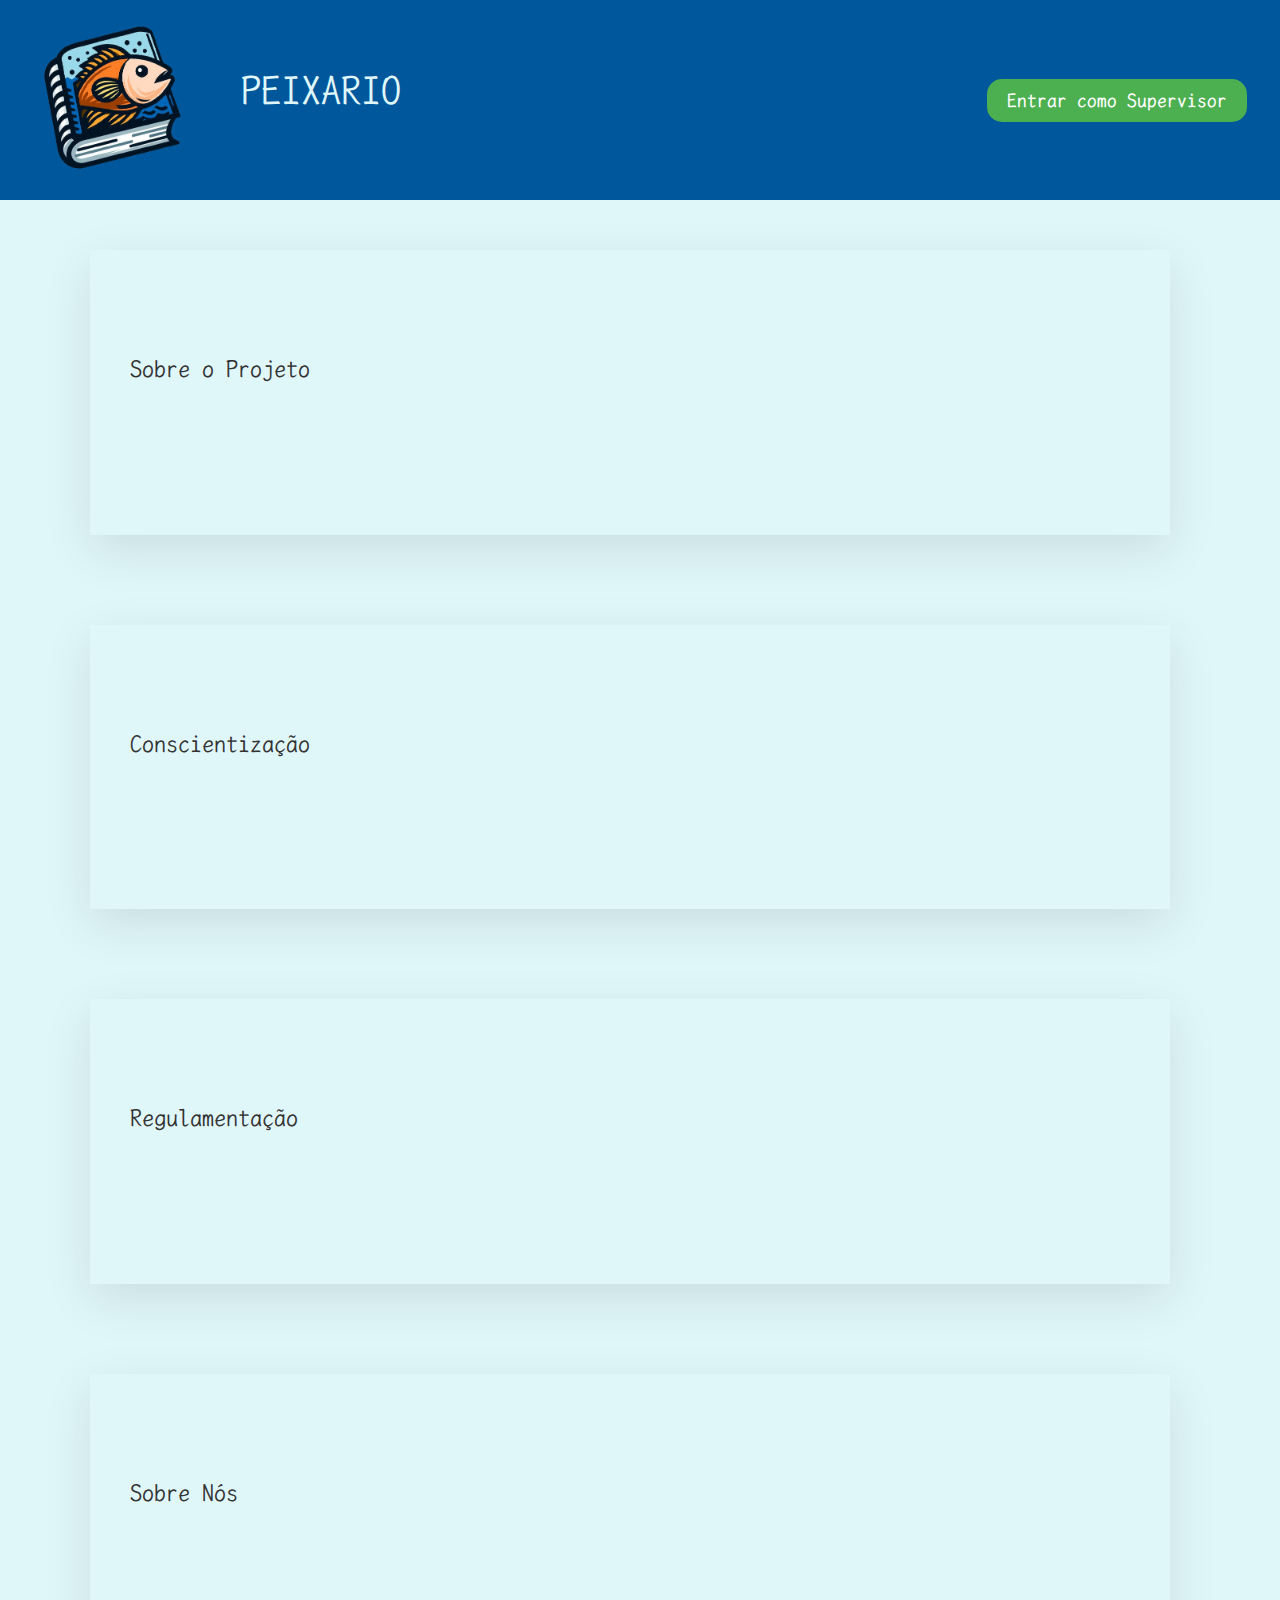
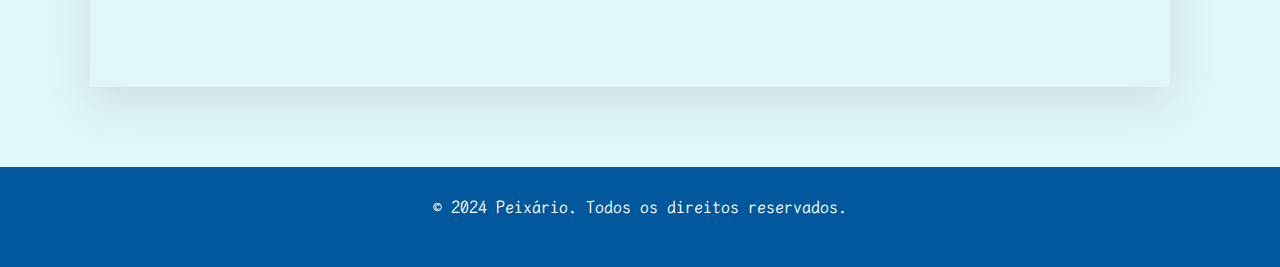
<file: index.html>
<!DOCTYPE html>
<html lang="pt-BR">
  <head>
    <meta charset="UTF-8" />
    <meta name="viewport" content="width=device-width, initial-scale=1.0" />
    <title>Peixário</title>
    <link rel="icon" href="/imgs/logo-peixario.png" type="image/png" />
    <link rel="stylesheet" href="css/style-index.css" />
    <link rel="stylesheet" href="/css/style.css" />
  </head>
  <body>
    <header>
      <div id="img">
        <a href="index.html"
          ><img src="imgs/logo-peixario.png" alt="Logo da página"
        /></a>
      </div>
      <h1>PEIXARIO</h1>
      <div class="espaco"></div>
      <a id="dev" href="/login.html">Entrar como Supervisor</a>
    </header>
    <main>
      <div class="container">
        <a href="/sobre-projeto.html" target="_blank">
          <div class="box">
            <h2>01</h2>
            <h3>Sobre o Projeto</h3>
            <p>
              O Peixário é um sistema destinado ao monitoramento das atividades
              de pesca com o intuito de proteger e controlar a biodiversidade
              marinha. O foco principal é garantir a sustentabilidade dos
              ecossistemas marinhos.
            </p>
          </div>
        </a>
        <a href="/conscientizacao.html" target="_blank">
          <div class="box">
            <h2>02</h2>
            <h3>Conscientização</h3>
            <p>
              Campanhas de conscientização pública sobre a importância da pesca
              responsável e os impactos da sobrepesca no ecossistema marinho.
              Plataforma de informações para educar pescadores sobre práticas de
              pesca sustentável.
            </p>
          </div>
        </a>
        <a id="dev" href="/regulamentacao.html" target="_blank">
          <div class="box">
            <h2>03</h2>
            <h3>Regulamentação</h3>
            <p>
              As regulamentações do sistema Peixário incluem cadastro e
              licenciamento obrigatório de embarcações, instalação de
              dispositivos de monitoramento, e submissão de relatórios de
              captura. Também preveem a publicação de dados.
            </p>
          </div>
        </a>
        <a id="dev" href="/equipe.html" target="_blank">
          <div class="box">
            <h2>04</h2>
            <h3>Sobre Nós</h3>
            <p>
              Nossa equipe é formada por especialistas apaixonados pela
              conservação marinha e pesca sustentável. Trabalhamos juntos para
              monitorar as atividades pesqueiras e proteger a biodiversidade
              marinha. Juntos, promovemos práticas responsáveis para garantir um
              futuro melhor para nossos oceanos.
            </p>
          </div>
        </a>
      </div>
    </main>
    <footer><p>© 2024 Peixário. Todos os direitos reservados.</p></footer>

    <script src="Java_Script.js" defer></script>
  </body>
</html>
</file>
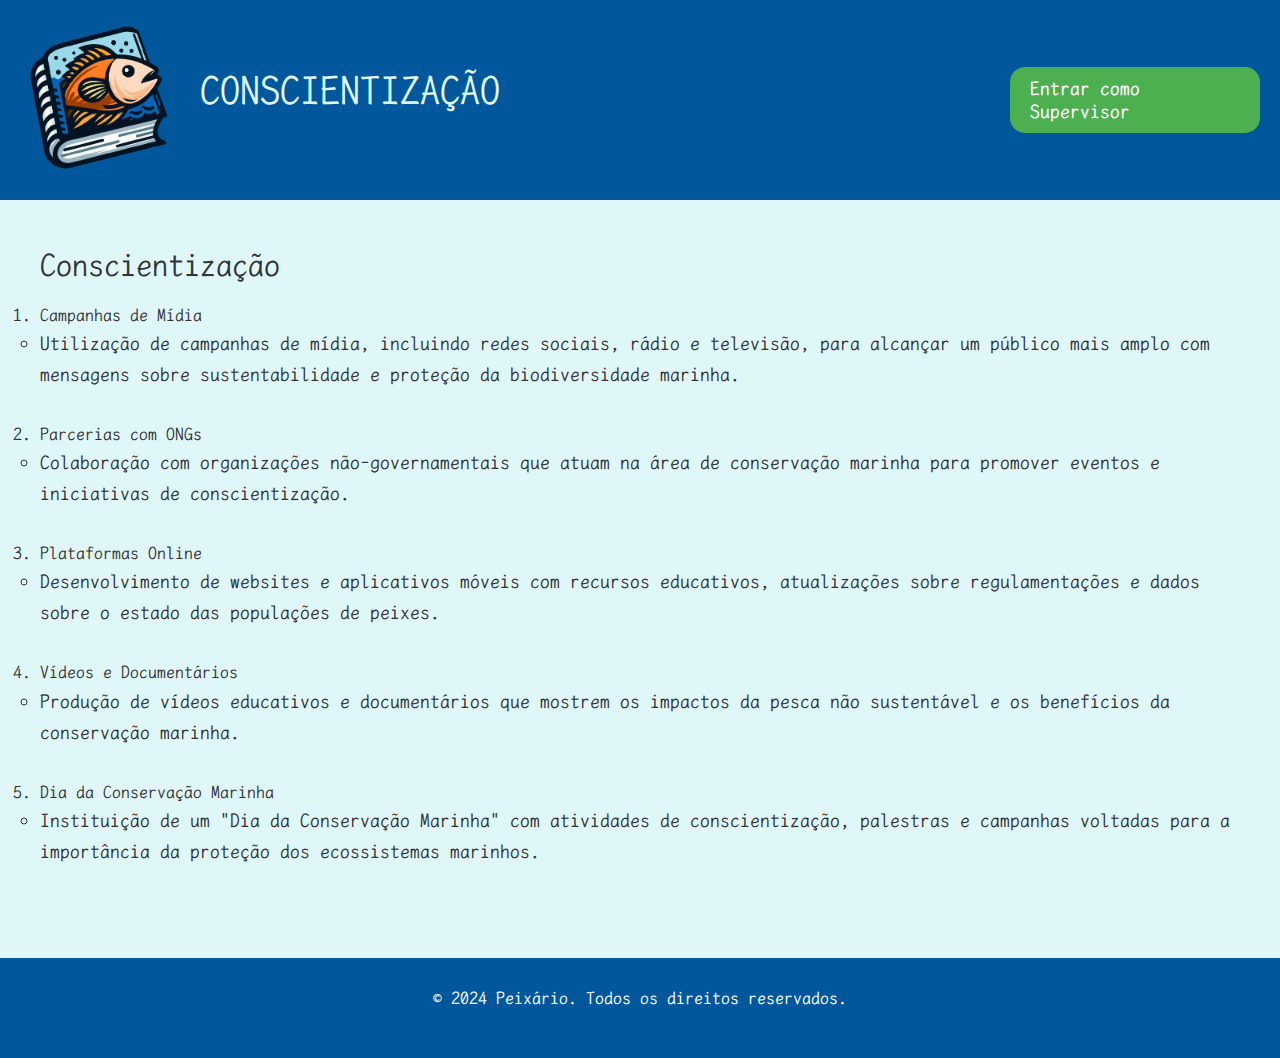
<file: conscientizacao.html>
<!DOCTYPE html>
<html lang="pt-BR">
  <head>
    <meta charset="UTF-8" />
    <meta name="viewport" content="width=device-width, initial-scale=1.0" />
    <title>Peixário - Conscientização</title>
    <link rel="icon" href="/imgs/logo-peixario.png" type="image/png" />
    <link rel="stylesheet" href="/css/style.css" />
    <link rel="stylesheet" href="/css/style-sobre-projeto.css" />
  </head>
  <body>
    <header>
      <div id="img">
        <a href="/index.html"
          ><img src="imgs/logo-peixario.png" alt="Logo da página"
        /></a>
      </div>
      <h1>CONSCIENTIZAÇÃO</h1>
      <div class="espaco"></div>
      <a id="dev" href="/login.html">Entrar como Supervisor</a>
    </header>
    <main>
      <div class="container">
        <h2>Conscientização</h2>
        <ol>
          <li>
            Campanhas de Mídia
            <ul>
              <li>
                Utilização de campanhas de mídia, incluindo redes sociais, rádio
                e televisão, para alcançar um público mais amplo com mensagens
                sobre sustentabilidade e proteção da biodiversidade marinha.
              </li>
            </ul>
          </li>
          <br />
          <li>
            Parcerias com ONGs
            <ul>
              <li>
                Colaboração com organizações não-governamentais que atuam na
                área de conservação marinha para promover eventos e iniciativas
                de conscientização.
              </li>
            </ul>
          </li>
          <br />
          <li>
            Plataformas Online
            <ul>
              <li>
                Desenvolvimento de websites e aplicativos móveis com recursos
                educativos, atualizações sobre regulamentações e dados sobre o
                estado das populações de peixes.
              </li>
            </ul>
          </li>
          <br />
          <li>
            Vídeos e Documentários
            <ul>
              <li>
                Produção de vídeos educativos e documentários que mostrem os
                impactos da pesca não sustentável e os benefícios da conservação
                marinha.
              </li>
            </ul>
          </li>
          <br />
          <li>
            Dia da Conservação Marinha
            <ul>
              <li>
                Instituição de um "Dia da Conservação Marinha" com atividades de
                conscientização, palestras e campanhas voltadas para a
                importância da proteção dos ecossistemas marinhos.
              </li>
            </ul>
          </li>
        </ol>
      </div>
    </main>
    <footer><p>© 2024 Peixário. Todos os direitos reservados.</p></footer>
    <script src="Java_Script.js" defer></script>
  </body>
</html>
</file>
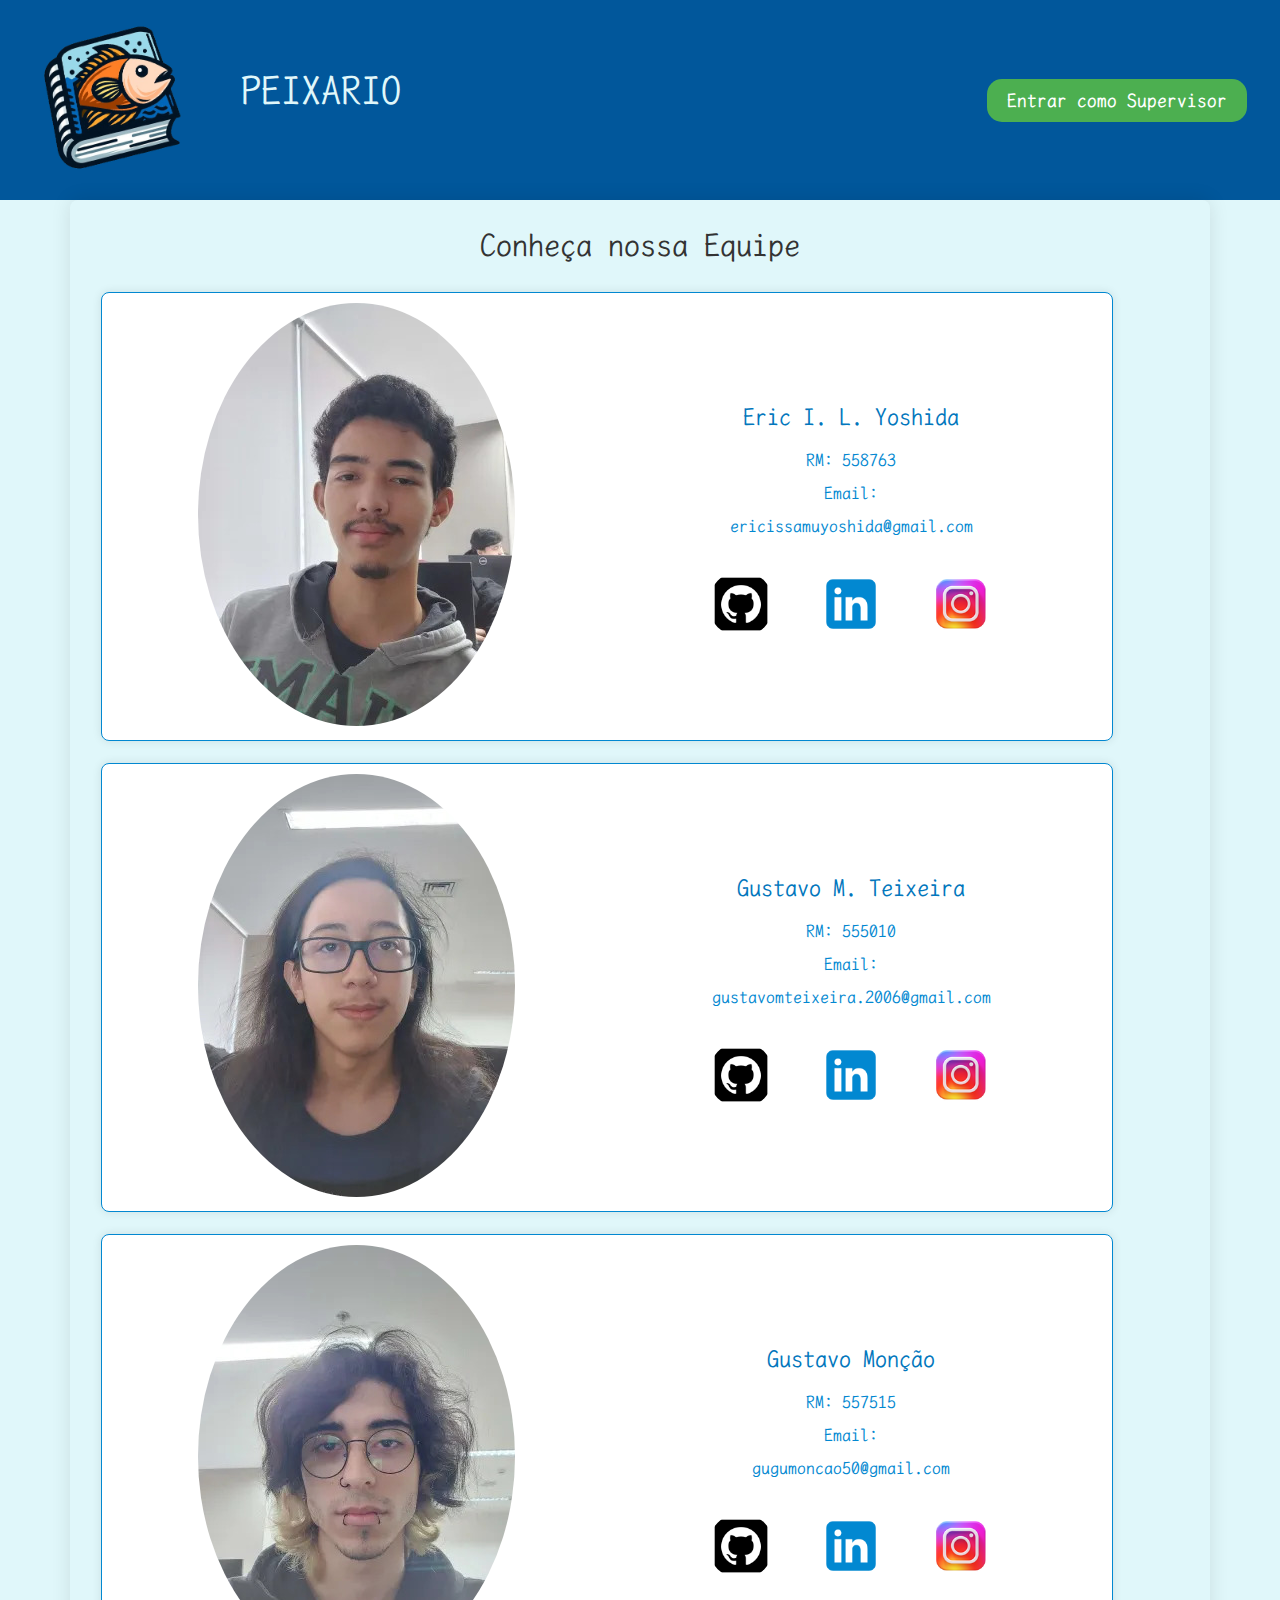
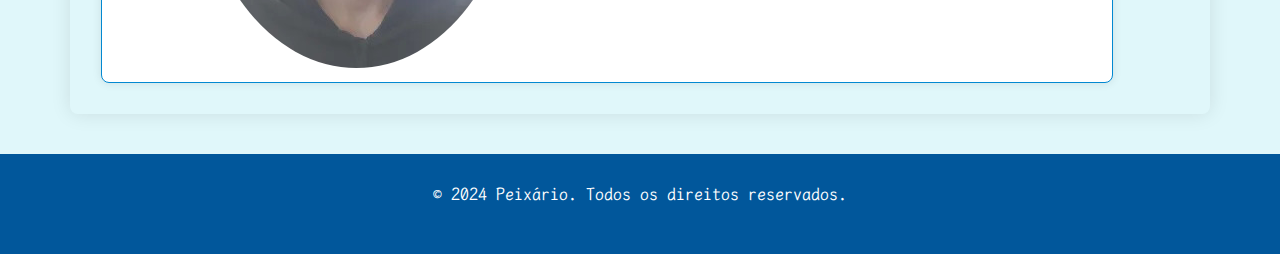
<file: equipe.html>
<!DOCTYPE html>
<html lang="pt-BR">
  <head>
    <meta charset="UTF-8" />
    <meta name="viewport" content="width=device-width, initial-scale=1.0" />
    <title>Peixário - Equipe</title>
    <link rel="icon" href="/imgs/logo-peixario.png" type="image/png" />
    <link rel="stylesheet" href="/css/equipe-style.css" />
    <link rel="stylesheet" href="/css/style.css" />
  </head>
  <body>
    <header>
      <div id="img">
        <a href="/index.html"
          ><img src="imgs/logo-peixario.png" alt="Logo da página"
        /></a>
      </div>
      <h1>PEIXARIO</h1>
      <div class="espaco"></div>
      <a id="dev" href="/login.html">Entrar como Supervisor</a>
    </header>
    <main>
      <div class="container">
        <h2>Conheça nossa Equipe</h2>
        <div class="membros">
          <div class="imagem">
            <img class="foto" src="/imgs/eric-yoshida.jpg" alt="Eric Yoshida" />
          </div>
          <div class="box">
            <div class="info">
              <h3>Eric I. L. Yoshida</h3>
              <p>RM: 558763</p>
              <p>Email:</p>
              <p>ericissamuyoshida@gmail.com</p>
            </div>
            <div class="social-links">
              <a
                class="github"
                href="https://github.com/Yoshida672"
                target="_blank"
                ><img src="/imgs/icon-github.png" alt="GitHub"
              /></a>
              <a
                href="https://www.linkedin.com/in/eric-issamu-356325274/"
                target="_blank"
                ><img src="/imgs/icon-linkedin.png" alt="Linkedin"
              /></a>
              <a
                href="https://www.instagram.com/issamoericyoshida/"
                target="_blank"
                ><img src="/imgs/icon-instagram.png" alt="Instagram"
              /></a>
            </div>
          </div>
        </div>
        <div class="membros">
          <div class="imagem">
            <img
              class="foto"
              src="imgs/gustavo-matias.jpg"
              alt="Gustavo Matias"
            />
          </div>
          <div class="box">
            <div class="info">
              <h3>Gustavo M. Teixeira</h3>
              <p>RM: 555010</p>
              <p>Email:</p>
              <p>gustavomteixeira.2006@gmail.com</p>
            </div>
            <div class="social-links">
              <a href="https://github.com/Gustavo295" target="_blank"
                ><img src="/imgs/icon-github.png" alt="GitHub"
              /></a>
              <a
                href="https://www.linkedin.com/in/gustavo-matias-teixeira-2b89a7266"
                target="_blank"
                ><img src="/imgs/icon-linkedin.png" alt="Linkedin"
              /></a>
              <a href="https://www.instagram.com/mino_bolota/" target="_blank"
                ><img src="/imgs/icon-instagram.png" alt="Instagram"
              /></a>
            </div>
          </div>
        </div>
        <div class="membros">
          <div class="imagem">
            <img
              class="foto"
              src="imgs/gustavo-moncao.jpg"
              alt="Gustavo Monção"
            />
          </div>
          <div class="box">
            <div class="info">
              <h3>Gustavo Monção</h3>
              <p>RM: 557515</p>
              <p>Email:</p>
              <p>gugumoncao50@gmail.com</p>
            </div>
            <div class="social-links">
              <a href="https://github.com/moncaogustavo" target="_blank"
                ><img src="/imgs/icon-github.png" alt="GitHub"
              /></a>
              <a
                href="https://www.linkedin.com/in/gustavo-mon%C3%A7%C3%A3o-574a38224/"
                target="_blank"
                ><img src="/imgs/icon-linkedin.png" alt="Linkedin"
              /></a>
              <a href="https://www.instagram.com/gmoncao_/" target="_blank"
                ><img src="/imgs/icon-instagram.png" alt=""
              /></a>
            </div>
          </div>
        </div>
      </div>
    </main>
    <footer><p>© 2024 Peixário. Todos os direitos reservados.</p></footer>
    <script src="Java_Script.js" defer></script>
  </body>
</html>
</file>
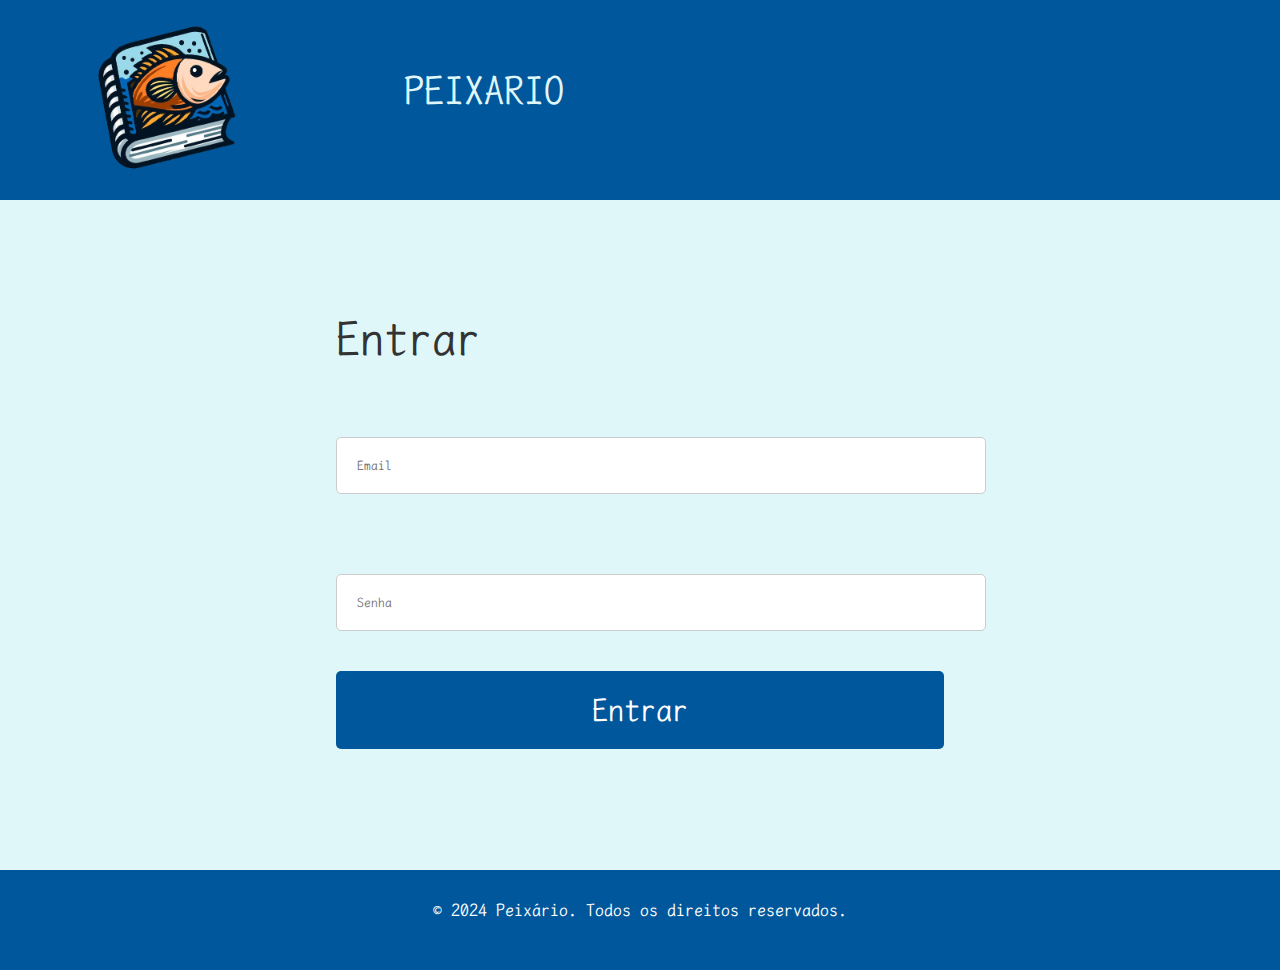
<file: login.html>
<!DOCTYPE html>
<html lang="en">
  <head>
    <meta charset="UTF-8" />
    <meta name="viewport" content="width=device-width, initial-scale=1.0" />
    <title>Registrar</title>
    <link rel="icon" href="/imgs/logo-peixario.png" type="image/png" />
    <link rel="stylesheet" href="/css/style.css" />
    <link rel="stylesheet" href="/css/formulario.css" />
  </head>
  <body>
    <header>
      <div id="img">
        <a href="index.html"
          ><img src="imgs/logo-peixario.png" alt="Logo da página"
        /></a>
      </div>
      <h1>PEIXARIO</h1>
      <div class="espaco"></div>
    </header>
    <main>
      
        <div class="entrar">
          <form action="#">
            <h1>Entrar</h1>
            <input type="email" placeholder="Email" required />
            <input type="password" placeholder="Senha" required />
            <button>Entrar</button>
          </form>
        </div>
      </div>
    </main>
    <footer><p>© 2024 Peixário. Todos os direitos reservados.</p></footer>
  </body>
</html>
</file>
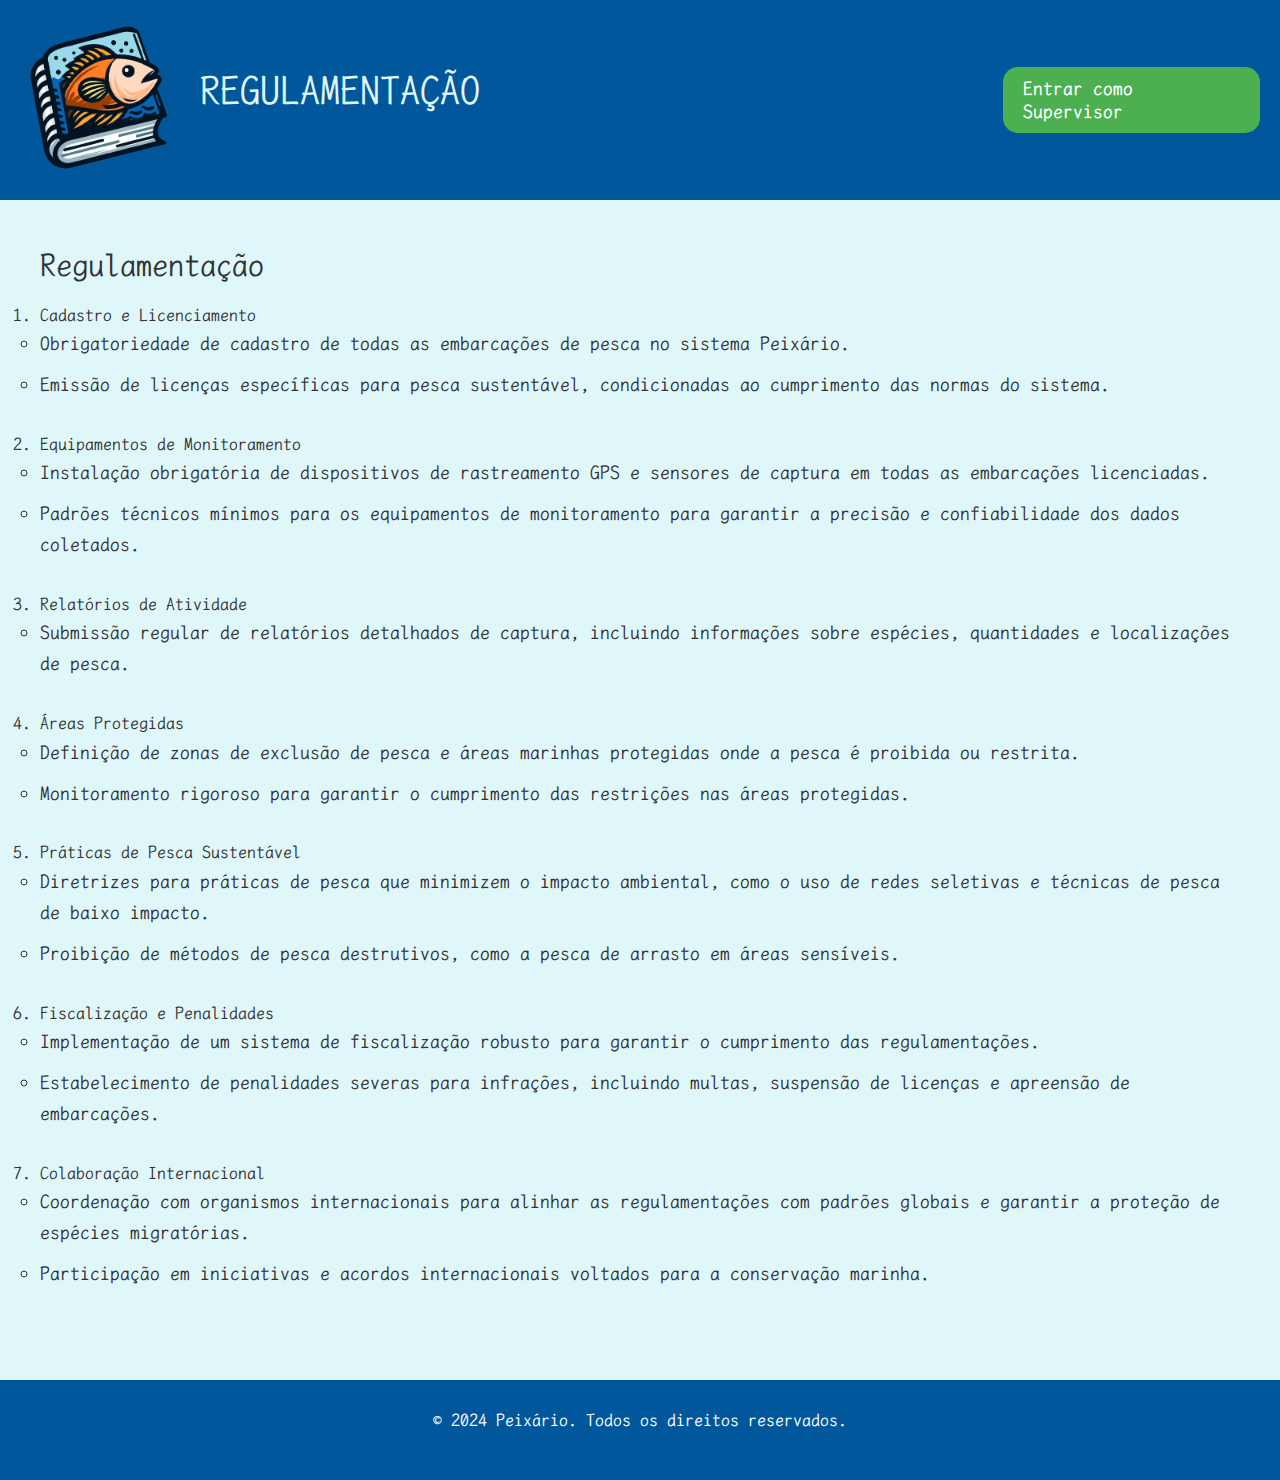
<file: regulamentacao.html>
<!DOCTYPE html>
<html lang="pt-BR">
  <head>
    <meta charset="UTF-8" />
    <meta name="viewport" content="width=device-width, initial-scale=1.0" />
    <title>Peixário - Regulamentação</title>
    <link rel="icon" href="/imgs/logo-peixario.png" type="image/png" />
    <link rel="stylesheet" href="/css/style.css" />
    <link rel="stylesheet" href="/css/style-sobre-projeto.css" />
  </head>
  <body>
    <header>
      <div id="img">
        <a href="/index.html"
          ><img src="imgs/logo-peixario.png" alt="Logo da página"
        /></a>
      </div>
      <h1>REGULAMENTAÇÃO</h1>
      <div class="espaco"></div>
      <a id="dev" href="/login.html">Entrar como Supervisor</a>
    </header>
    <main>
      <div class="container">
        <h2>Regulamentação</h2>
        <ol>
          <li>
            Cadastro e Licenciamento
            <ul>
              <li>
                Obrigatoriedade de cadastro de todas as embarcações de pesca no
                sistema Peixário.
              </li>
              <li>
                Emissão de licenças específicas para pesca sustentável,
                condicionadas ao cumprimento das normas do sistema.
              </li>
            </ul>
          </li>
          <br />
          <li>
            Equipamentos de Monitoramento
            <ul>
              <li>
                Instalação obrigatória de dispositivos de rastreamento GPS e
                sensores de captura em todas as embarcações licenciadas.
              </li>
              <li>
                Padrões técnicos mínimos para os equipamentos de monitoramento
                para garantir a precisão e confiabilidade dos dados coletados.
              </li>
            </ul>
          </li>
          <br />
          <li>
            Relatórios de Atividade
            <ul>
              <li>
                Submissão regular de relatórios detalhados de captura, incluindo
                informações sobre espécies, quantidades e localizações de pesca.
              </li>
            </ul>
          </li>
          <br />
          <li>
            Áreas Protegidas
            <ul>
              <li>
                Definição de zonas de exclusão de pesca e áreas marinhas
                protegidas onde a pesca é proibida ou restrita.
              </li>
              <li>
                Monitoramento rigoroso para garantir o cumprimento das
                restrições nas áreas protegidas.
              </li>
            </ul>
          </li>
          <br />
          <li>
            Práticas de Pesca Sustentável
            <ul>
              <li>
                Diretrizes para práticas de pesca que minimizem o impacto
                ambiental, como o uso de redes seletivas e técnicas de pesca de
                baixo impacto.
              </li>
              <li>
                Proibição de métodos de pesca destrutivos, como a pesca de
                arrasto em áreas sensíveis.
              </li>
            </ul>
          </li>
          <br />
          <li>
            Fiscalização e Penalidades
            <ul>
              <li>
                Implementação de um sistema de fiscalização robusto para
                garantir o cumprimento das regulamentações.
              </li>
              <li>
                Estabelecimento de penalidades severas para infrações, incluindo
                multas, suspensão de licenças e apreensão de embarcações.
              </li>
            </ul>
          </li>
          <br />
          <li>
            Colaboração Internacional
            <ul>
              <li>
                Coordenação com organismos internacionais para alinhar as
                regulamentações com padrões globais e garantir a proteção de
                espécies migratórias.
              </li>
              <li>
                Participação em iniciativas e acordos internacionais voltados
                para a conservação marinha.
              </li>
            </ul>
          </li>
        </ol>
      </div>
    </main>
    <footer><p>© 2024 Peixário. Todos os direitos reservados.</p></footer>
    <script src="Java_Script.js" defer></script>
  </body>
</html>
</file>
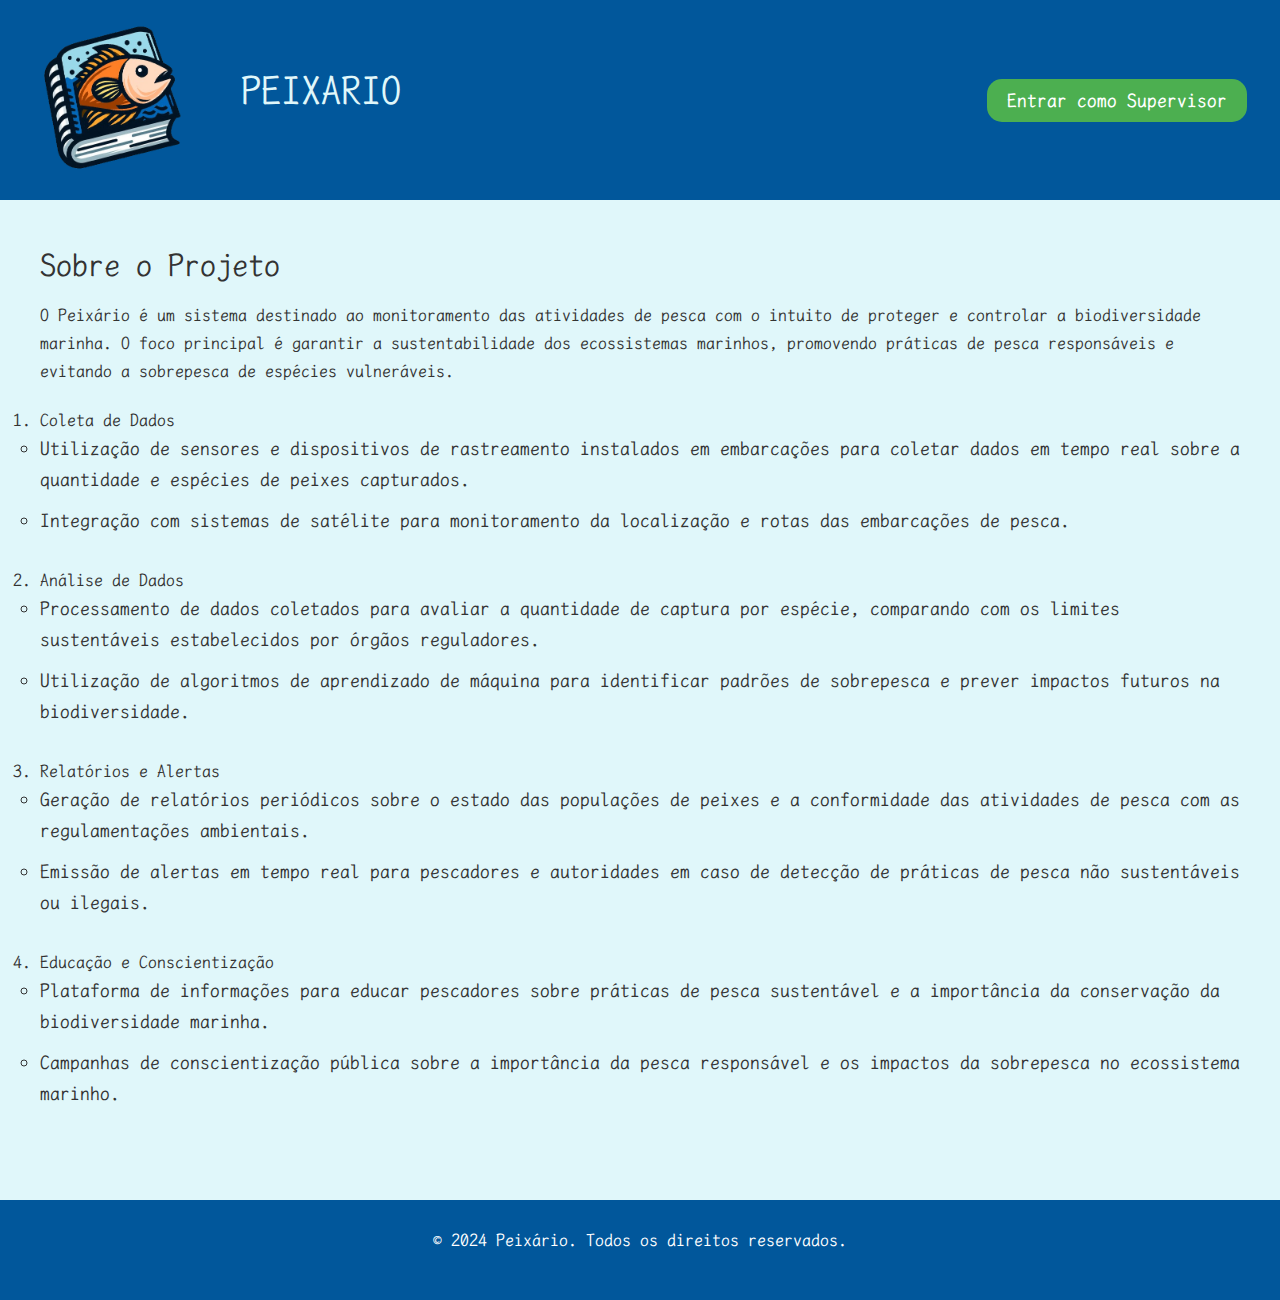
<file: sobre-projeto.html>
<!DOCTYPE html>
<html lang="pt-BR">
  <head>
    <meta charset="UTF-8" />
    <meta name="viewport" content="width=device-width, initial-scale=1.0" />
    <title>Peixário - Sobre</title>
    <link rel="icon" href="/imgs/logo-peixario.png" type="image/png" />
    <link rel="stylesheet" href="/css/style.css" />
    <link rel="stylesheet" href="/css/style-sobre-projeto.css" />
  </head>
  <body>
    <header>
      <div id="img">
        <a href="/index.html"
          ><img src="imgs/logo-peixario.png" alt="Logo da página"
        /></a>
      </div>
      <h1>PEIXARIO</h1>
      <div class="espaco"></div>
      <a id="dev" href="/login.html">Entrar como Supervisor</a>
    </header>
    <main>
      <div class="container">
        <h2>Sobre o Projeto</h2>
        <p>
          O Peixário é um sistema destinado ao monitoramento das atividades de
          pesca com o intuito de proteger e controlar a biodiversidade marinha.
          O foco principal é garantir a sustentabilidade dos ecossistemas
          marinhos, promovendo práticas de pesca responsáveis e evitando a
          sobrepesca de espécies vulneráveis.
        </p>
        <ol>
          <li>
            Coleta de Dados
            <ul>
              <li>
                Utilização de sensores e dispositivos de rastreamento instalados
                em embarcações para coletar dados em tempo real sobre a
                quantidade e espécies de peixes capturados.
              </li>
              <li>
                Integração com sistemas de satélite para monitoramento da
                localização e rotas das embarcações de pesca.
              </li>
            </ul>
          </li>
          <br />
          <li>
            Análise de Dados
            <ul>
              <li>
                Processamento de dados coletados para avaliar a quantidade de
                captura por espécie, comparando com os limites sustentáveis
                estabelecidos por órgãos reguladores.
              </li>
              <li>
                Utilização de algoritmos de aprendizado de máquina para
                identificar padrões de sobrepesca e prever impactos futuros na
                biodiversidade.
              </li>
            </ul>
          </li>
          <br />
          <li>
            Relatórios e Alertas
            <ul>
              <li>
                Geração de relatórios periódicos sobre o estado das populações
                de peixes e a conformidade das atividades de pesca com as
                regulamentações ambientais.
              </li>
              <li>
                Emissão de alertas em tempo real para pescadores e autoridades
                em caso de detecção de práticas de pesca não sustentáveis ou
                ilegais.
              </li>
            </ul>
          </li>
          <br />
          <li>
            Educação e Conscientização
            <ul>
              <li>
                Plataforma de informações para educar pescadores sobre práticas
                de pesca sustentável e a importância da conservação da
                biodiversidade marinha.
              </li>
              <li>
                Campanhas de conscientização pública sobre a importância da
                pesca responsável e os impactos da sobrepesca no ecossistema
                marinho.
              </li>
            </ul>
          </li>
        </ol>
      </div>
    </main>
    <footer><p>© 2024 Peixário. Todos os direitos reservados.</p></footer>
    <script src="Java_Script.js" defer></script>
  </body>
</html>
</file>
<file: css/style-index.css>
* {
  margin: 0;
  padding: 0;
  box-sizing: border-box;
}

body {
  display: flex;
  justify-content: center;
  align-items: center;
  min-height: 100vh;
  background-color: #e0f7fa;
}

.container {
  width: 100%;
  max-width: 1100px;
  display: flex;
  justify-content: space-between;
  flex-wrap: wrap;
}

.container .box {
  position: relative;
  width: calc(100% - 20px);
  margin-bottom: 40px;
  background: #e0f7fa;
  padding: 100px 40px 60px;
  box-shadow: 0 15px 45px rgba(0, 0, 0, 0.1);
  transition: all 0.3s ease;
}

.container .box:hover {
  transform: translateY(-10px);
}

.container .box::before {
  content: "";
  position: absolute;
  top: 0;
  left: 0;
  width: 100%;
  height: 100%;
  background: #01579b;
  transform: scaleY(0);
  transform-origin: top;
  transition: transform 0.5s;
}

.container .box:hover::before {
  transform: scaleY(1);
  transform-origin: bottom;
  transition: transform 0.5s;
}

.container .box h2 {
  position: absolute;
  left: 40px;
  top: 60px;
  font-size: 4em;
  font-weight: 800;
  z-index: 1;
  opacity: 0;
  transition: 0.5s;
}

.container .box:hover h2 {
  opacity: 1;
  color: #e0f7fa;
  transform: translateY(-40px);
}

.container .box h3 {
  position: relative;
  font-size: 1.5em;
  z-index: 2;
  color: #333;
  transition: 0.5s;
}

.container .box p {
  position: relative;
  z-index: 2;
  color: #e0f7fa;
  transition: 0.5s;
}

.container a {
  text-decoration: none;
}

@media only screen and (max-width: 2100px) {
  .container .box {
    margin-top: 50px;
  }
}
</file>
<file: css/style.css>
@import url("https://fonts.googleapis.com/css2?family=LXGW+WenKai+Mono+TC&display=swap");

* {
  margin: 0;
  padding: 0;
  font-family: "LXGW WenKai Mono TC", monospace;
  font-weight: 400;
  font-style: normal;
  max-width: 100vw;
}
body {
  background-color: #e0f7fa;
  display: grid;
  grid-template-areas:
    "header"
    "main"
    "footer";
  justify-content: center;
  align-items: center;
  height: 100vh;
  width: 100vw;
  max-width: 100vw;
  box-sizing: border-box;
  overflow: hidden;
  overflow-y: scroll;
}
header {
  grid-area: header;
  display: flex;
  align-items: center;
  background-color: #01579b;
  justify-content: space-around;
  position: absolute;
  top: 0;
  left: 0;
  height: 200px;
  width: 100vw;
  max-width: 100%;
}
h1 {
  margin-bottom: 20px;
  color: #e0f7fa;
}

h2,
h3,
p,
li {
  color: #333;
  line-height: 1.6;
}

h1 {
  font-size: 2.5em;
}

h2 {
  font-size: 2em;
  margin-bottom: 10px;
}

h3 {
  font-size: 1.5em;
  margin-bottom: 10px;
}

p {
  font-size: 1.1em;
  margin-bottom: 20px;
}

li {
  font-size: 1.1em;
  margin-bottom: 10px;
}
#img {
  width: 200px;
  height: 200px;
}
header img {
  height: 100%;
}
.espaco {
  width: 40%;
}
header #dev {
  display: inline-block;
  width: auto;
  padding: 10px 20px;
  margin: 20px;
  font-size: 1.2em;
  font-weight: bold;
  text-decoration: none;
  color: #fff;
  background-color: #4caf50;
  border: none;
  border-radius: 15px;
  cursor: pointer;
  transition: background-color 0.3s ease;
}

header #dev:hover {
  background-color: #45a049;
}
main {
  position: relative;
  top: 200px;
  grid-area: main;
  display: flex;
  justify-content: center;
  margin-bottom: 140px;
  width: 100vw;
  max-width: 100vw;
}

footer {
  position: relative;
  top: 100px;
  grid-area: footer;
  text-align: center;
  height: 100px;
  justify-content: center;
  align-items: center;
  display: inline-flex;
  background-color: #01579b;
  width: 100vw;
  max-width: 100%;
}
footer p {
  color: #fff;
}

@media only screen and (max-width: 1150px) {
  header #dev {
    font-size: 1em;
  }
}

@media only screen and (max-width: 768px) {
  header {
    height: 140px;
  }
  #img {
    width: 140px;
    height: 100%;
    margin: 5px;
  }
  .forms {
    height: 20px;
  }
  nav {
    height: 20%;
  }
  #divBusca {
    height: 40px;
  }
  #txtBusca {
    font-size: 14px;
  }
  main section div p {
    font-size: 1.5rem;
  }
  main section div a {
    font-size: 1.5rem;
  }
}
@media only screen and (max-width: 500px) {
  header #dev {
    font-size: 0.8em;
  }
}
</file>
<file: css/style-sobre-projeto.css>
main {
  display: flex;
  flex-direction: column;
}

.container {
  margin: 20px;
  padding: 20px;
  position: relative;
}

footer p {
  color: #fff;
}
@media screen and (min-width: 1800px) {
  .container {
    margin-left: 50px;
  }
  h2,
  h3,
  p,
  li {
    color: #333;
    line-height: 1.6;
  }

  h1 {
    font-size: 3em;
  }

  h2 {
    font-size: 2.5em;
    margin-bottom: 10px;
  }

  h3 {
    font-size: 2em;
    margin-bottom: 10px;
  }

  p {
    font-size: 2em;
    margin-bottom: 20px;
  }

  ol li {
    font-size: 2em;
    margin-bottom: 10px;
  }
  ul li {
    font-size: 1em;
    margin-bottom: 10px;
  }
}
@media screen and (min-width: 2500px) {
  .container {
    margin-left: 100px;
  }
  h2,
  h3,
  p,
  li {
    color: #333;
    line-height: 1.6;
  }

  h1 {
    font-size: 4em;
  }

  h2 {
    font-size: 3em;
    margin-bottom: 10px;
  }

  h3 {
    font-size: 2.5em;
    margin-bottom: 10px;
  }

  p {
    font-size: 2.5em;
    margin-bottom: 20px;
  }

  ol li {
    font-size: 2.5em;
    margin-bottom: 10px;
  }
  ul li {
    font-size: 1em;
    margin-bottom: 10px;
  }
}
</file>
<file: css/equipe-style.css>
main {
  min-width: 100vw;
  max-width: 100vw;
}
.container {
  display: flex;
  flex-direction: column;
  width: 100%;
  max-width: 1100px;
  margin: auto;
  padding: 20px;
  border-radius: 8px;
  box-shadow: 0 0 20px rgba(0, 0, 0, 0.1);
  text-align: center;
}

.membros {
  display: flex;
  justify-content: space-around;
  width: 90%;
  margin: 1%;
  padding: 10px;
  background: #ffffff;
  border: 1px solid #0288d1;
  border-radius: 8px;
  box-shadow: 0 0 10px rgba(0, 0, 0, 0.1);
}
.membros .box {
  display: flex;
  flex-direction: column;
  justify-content: center;
  align-items: center;
}

.membros img {
  width: 100%;
  height: auto;
  border-radius: 50%;
}

h2 {
  color: #01579b;
  font-size: 1.5rem;
  margin-top: 0;
}

.membros h3 {
  margin: 10px 0;
  color: #0277bd;
}

.membros p {
  margin: 5px 0;
  color: #0288d1;
}

.social-links {
  display: flex;
  justify-content: space-around;
  margin-top: 20px;
}

.social-links a {
  width: 20%;
  height: 20%;
  margin: 5px;
}

/* Estilos para tornar o conteúdo mais legível em telas menores */
@media only screen and (max-width: 980px) {
  .container {
    display: flex;
    flex-direction: column;
    justify-content: center;
    align-items: center;
  }
  .membros {
    width: calc(80% - 2%);
  }
}

@media only screen and (max-width: 540px) {
  .container {
    display: flex;
    flex-direction: column;
    justify-content: center;
    align-items: center;
  }
  .membros {
    display: flex;
    flex-direction: column;
  }
}
</file>
<file: css/formulario.css>
.container {
  background-color: #ffffff;
  border-radius: 10px;
  box-shadow: 0 0 10px rgba(0, 0, 0, 0.1);
  overflow: hidden;
  width: 400px;
  max-width: 100%;
}

.entrar {
  padding: 20px;
}

.entrar h1 {
  margin-bottom: 20px;
  font-size: 1.5em;
  color: #333333;
}

.entrar input {
  width: 100%;
  padding: 10px;
  margin: 10px 0;
  border: 1px solid #cccccc;
  border-radius: 5px;
}

.entrar button {
  width: 100%;
  padding: 10px;
  border: none;
  border-radius: 5px;
  background-color: #01579b;
  color: #ffffff;
  font-size: 1em;
  cursor: pointer;
}

.entrar button:hover {
  background-color: #013f70;
}

.entrar a {
  color: #01579b;
  text-decoration: none;
  font-size: 2.9em;
}

.entrar a:hover {
  text-decoration: underline;
}
@media screen and (min-width: 1400px) {
  .container {
    background-color: #ffffff;
    border-radius: 10px;
    box-shadow: 0 0 10px rgba(0, 0, 0, 0.1);
    overflow: hidden;
    width: 2000px;
    max-width: 100%;
  }

  .entrar h1 {
    margin-bottom: 60px;
    font-size: 3em;
  }
  .entrar input {
    width: 100%;
    padding: 30px;
    margin: 40px 0;
    border: 1px solid #cccccc;
    border-radius: 5px;
  }
  .entrar button {
    width: 100%;
    padding: 30px;
    border: none;
    border-radius: 5px;
    background-color: #01579b;
    color: #ffffff;
    font-size: 2em;
    cursor: pointer;
  }

  .entrar button:hover {
    background-color: #013f70;
  }

  .entrar a {
    color: #01579b;
    text-decoration: none;
    font-size: 1.9em;
  }
}
@media screen and (min-width: 900px) {
  .container {
    background-color: #ffffff;
    border-radius: 10px;
    box-shadow: 0 0 10px rgba(0, 0, 0, 0.1);
    overflow: hidden;
    width: 2000px;
    max-width: 100%;
  }

  .entrar h1 {
    margin-bottom: 30px;
    font-size: 3em;
  }
  .entrar input {
    width: 100%;
    padding: 20px;
    margin: 40px 0;
    border: 1px solid #cccccc;
    border-radius: 5px;
  }
  .entrar button {
    width: 100%;
    padding: 20px;
    border: none;
    border-radius: 5px;
    background-color: #01579b;
    color: #ffffff;
    font-size: 2em;
    cursor: pointer;
  }

  .entrar button:hover {
    background-color: #013f70;
  }

  .entrar a {
    color: #01579b;
    text-decoration: none;
    font-size: 1.9em;
  }
}
@media screen and (max-width: 560px) {
  .entrar input {
    width: 80%;
    padding: 20px;
    margin: 40px 0;
    border: 1px solid #cccccc;
  }
  .entrar button {
    width: 80%;
    padding: 20px;
    border: none;
    border-radius: 5px;
    background-color: #01579b;
    color: #ffffff;
    font-size: 2em;
    cursor: pointer;
  }
}
</file>
